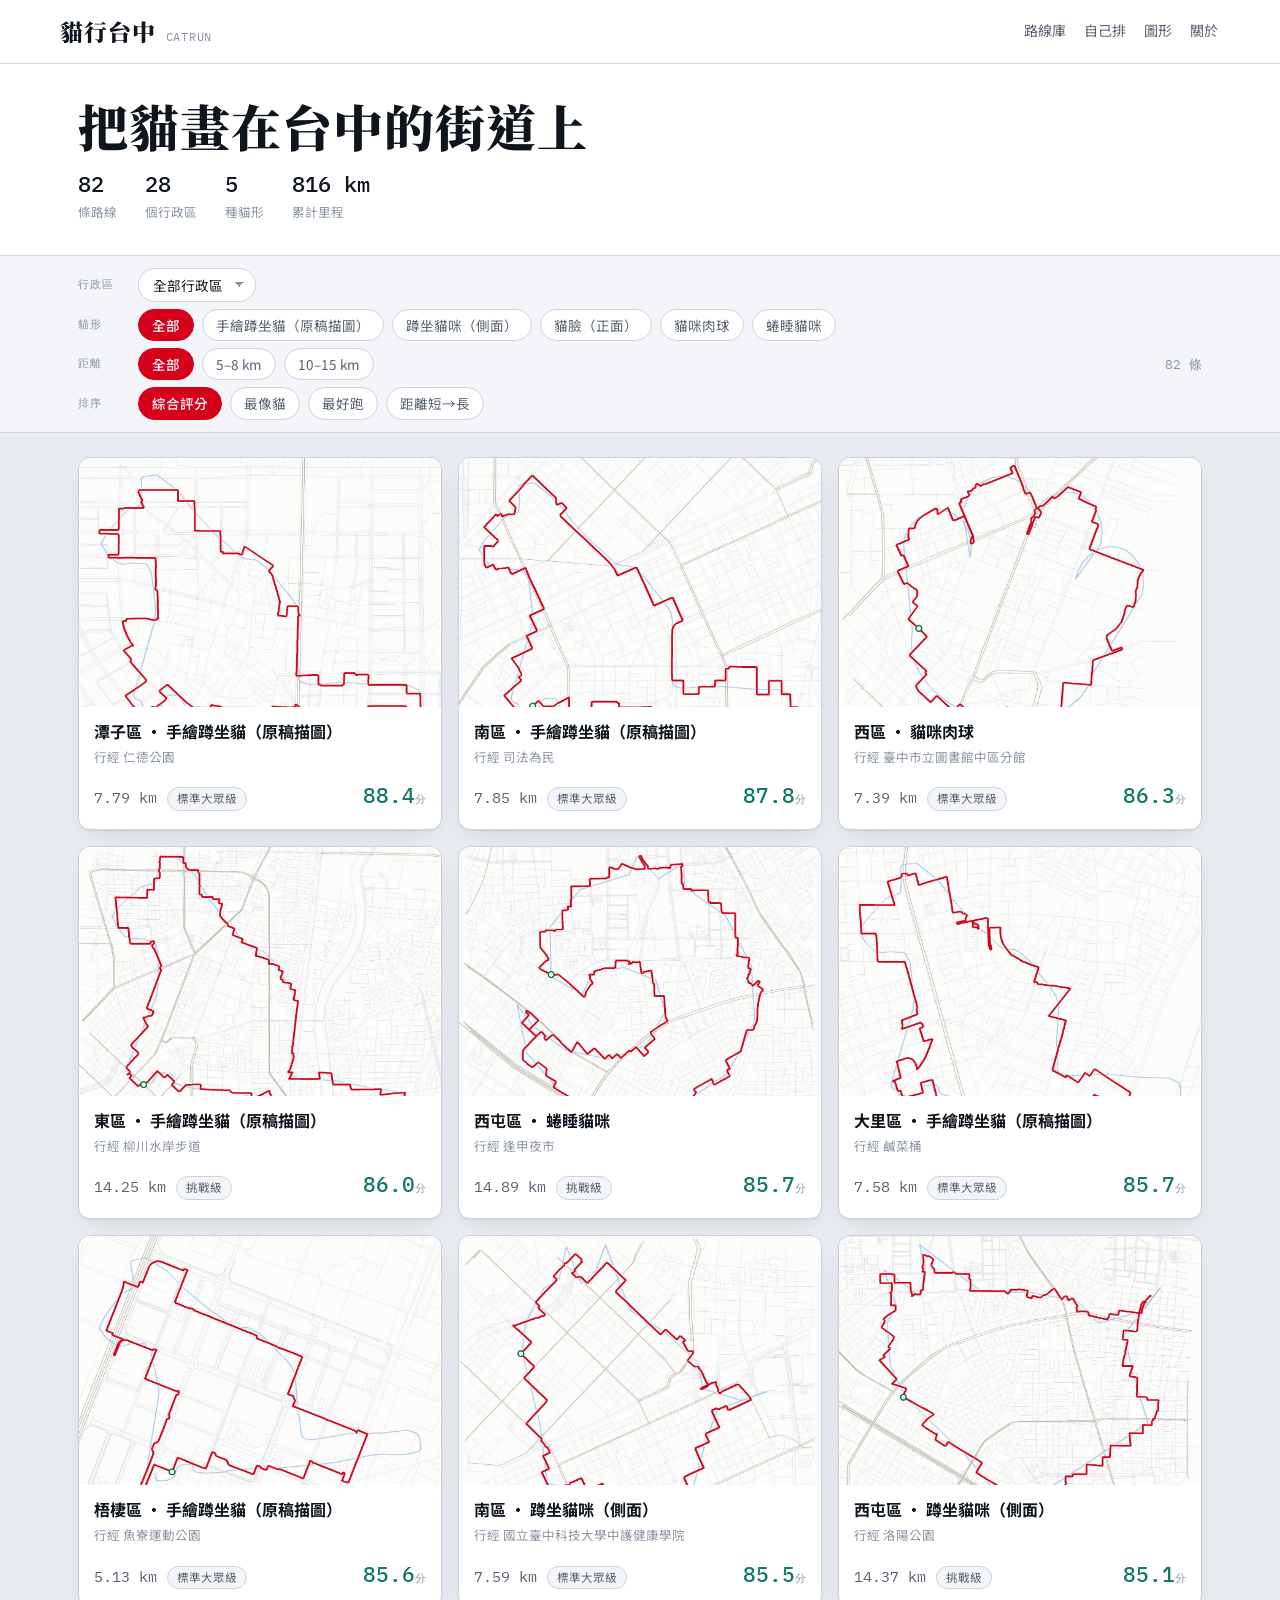
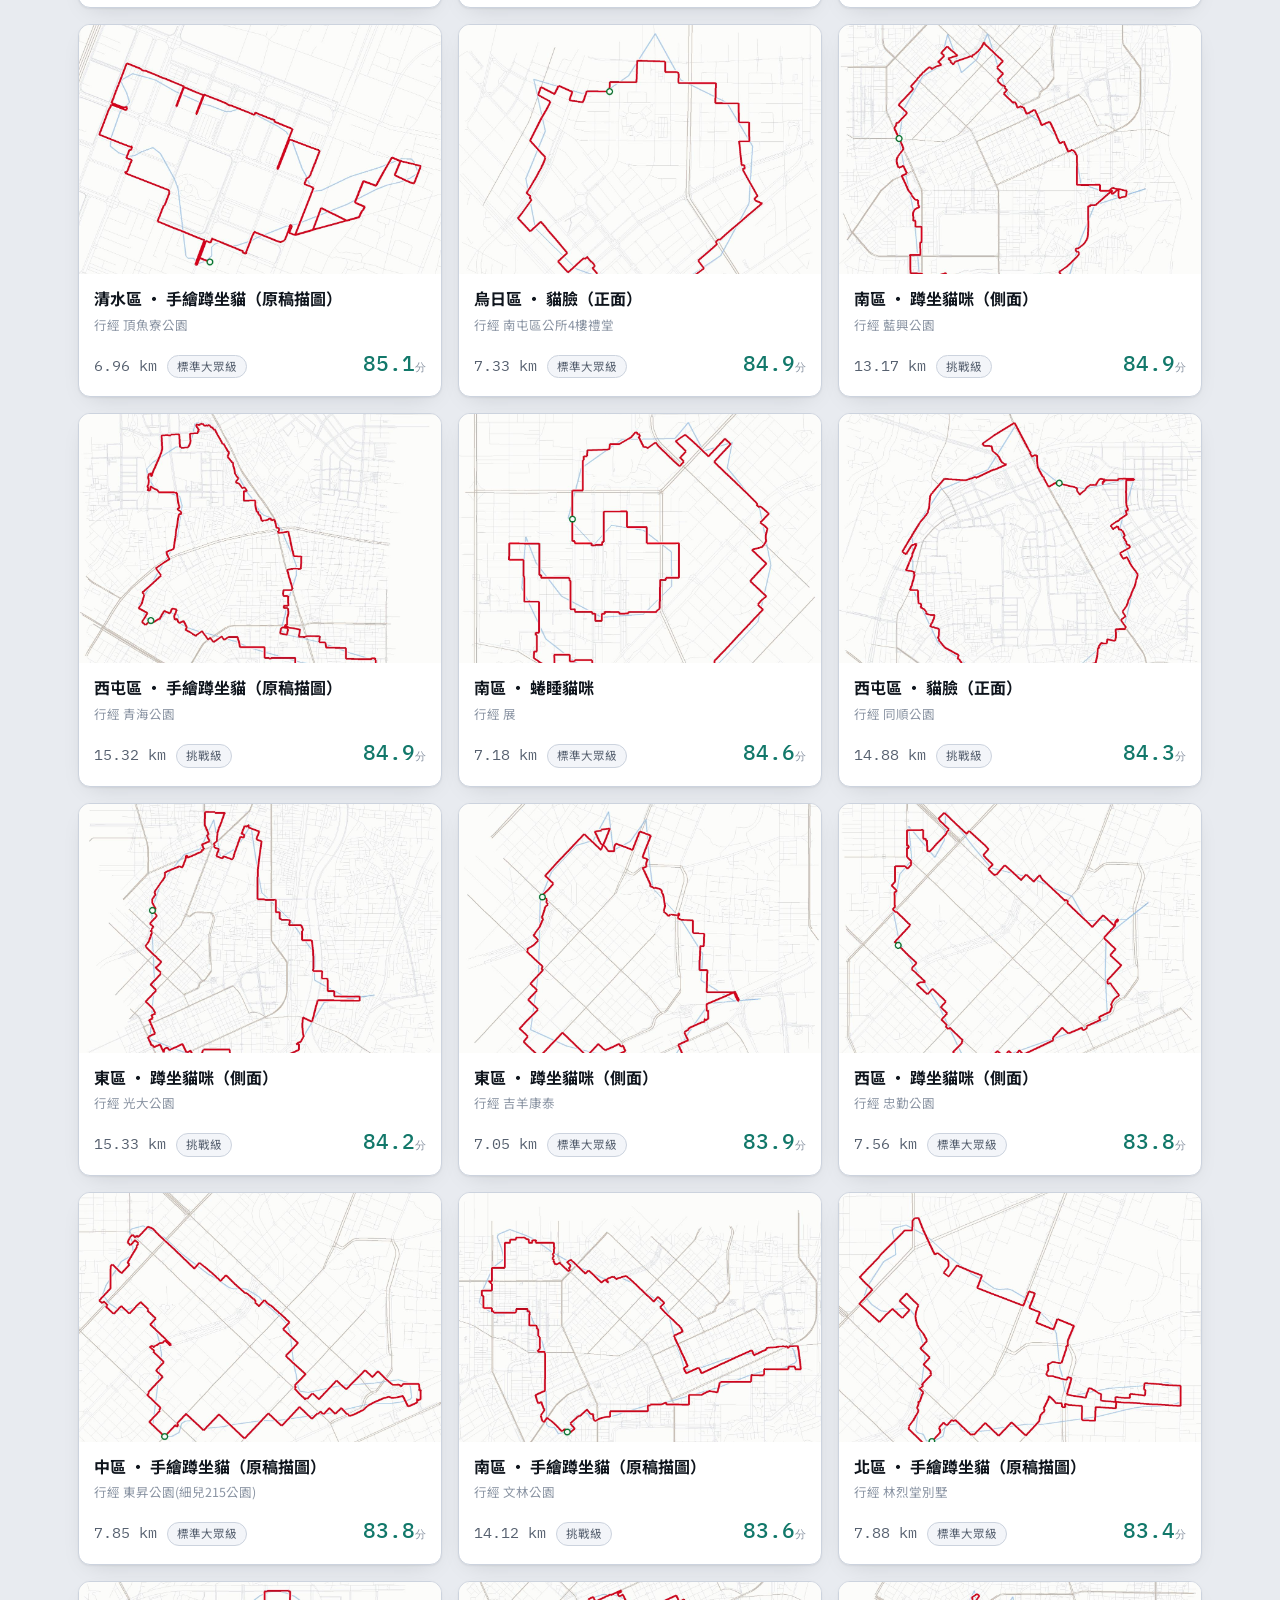
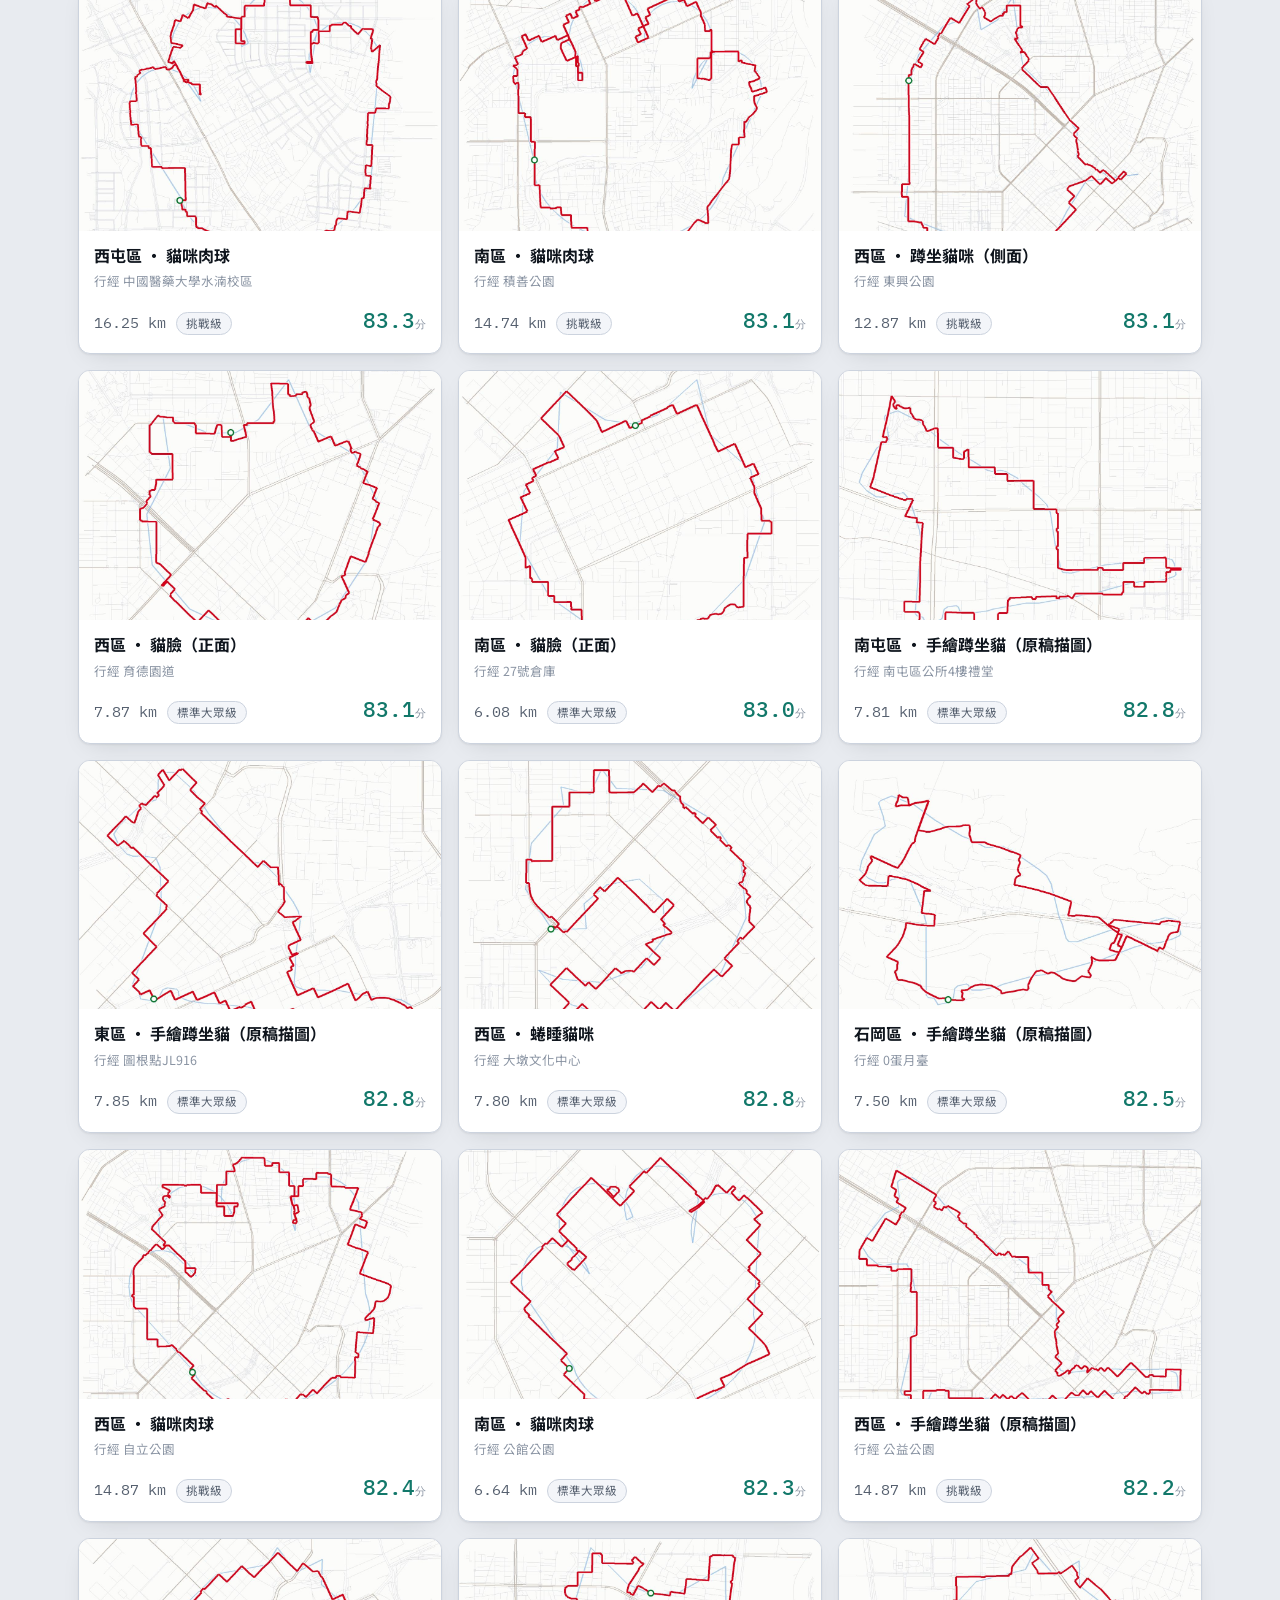
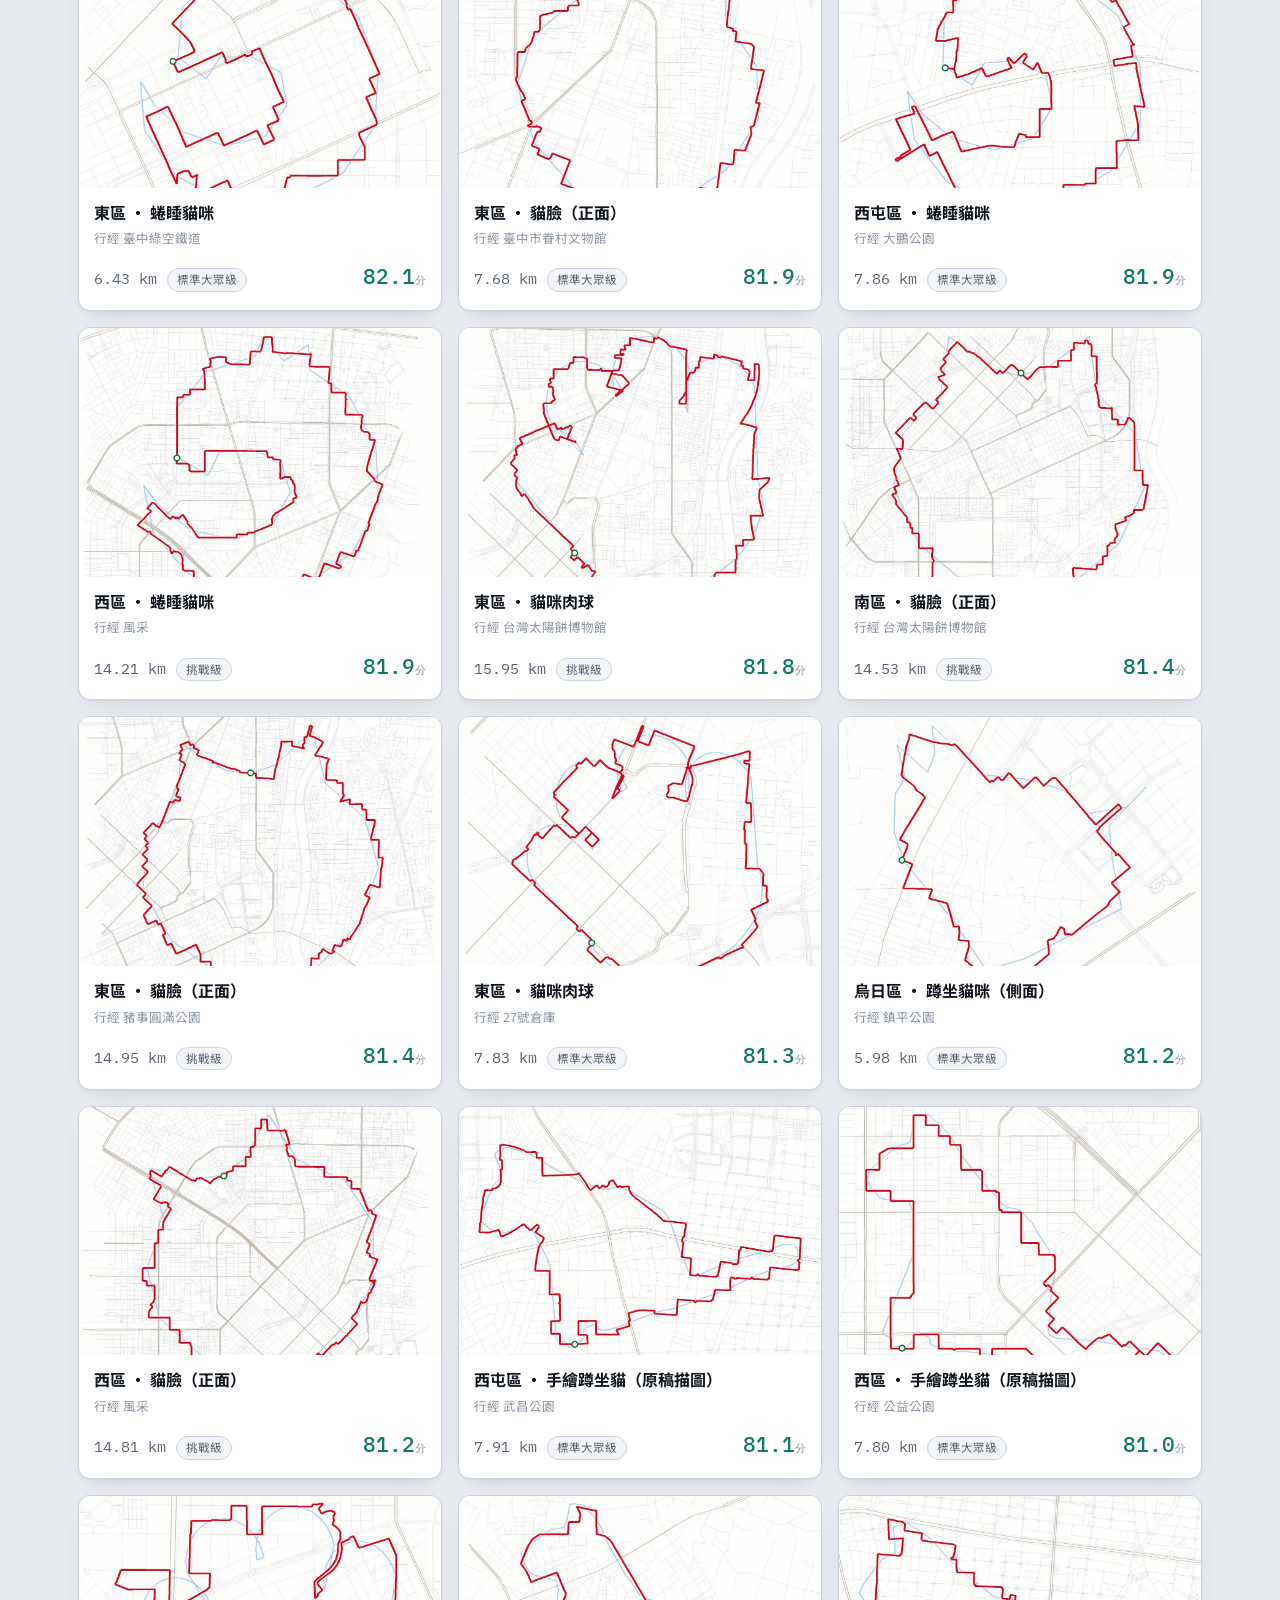
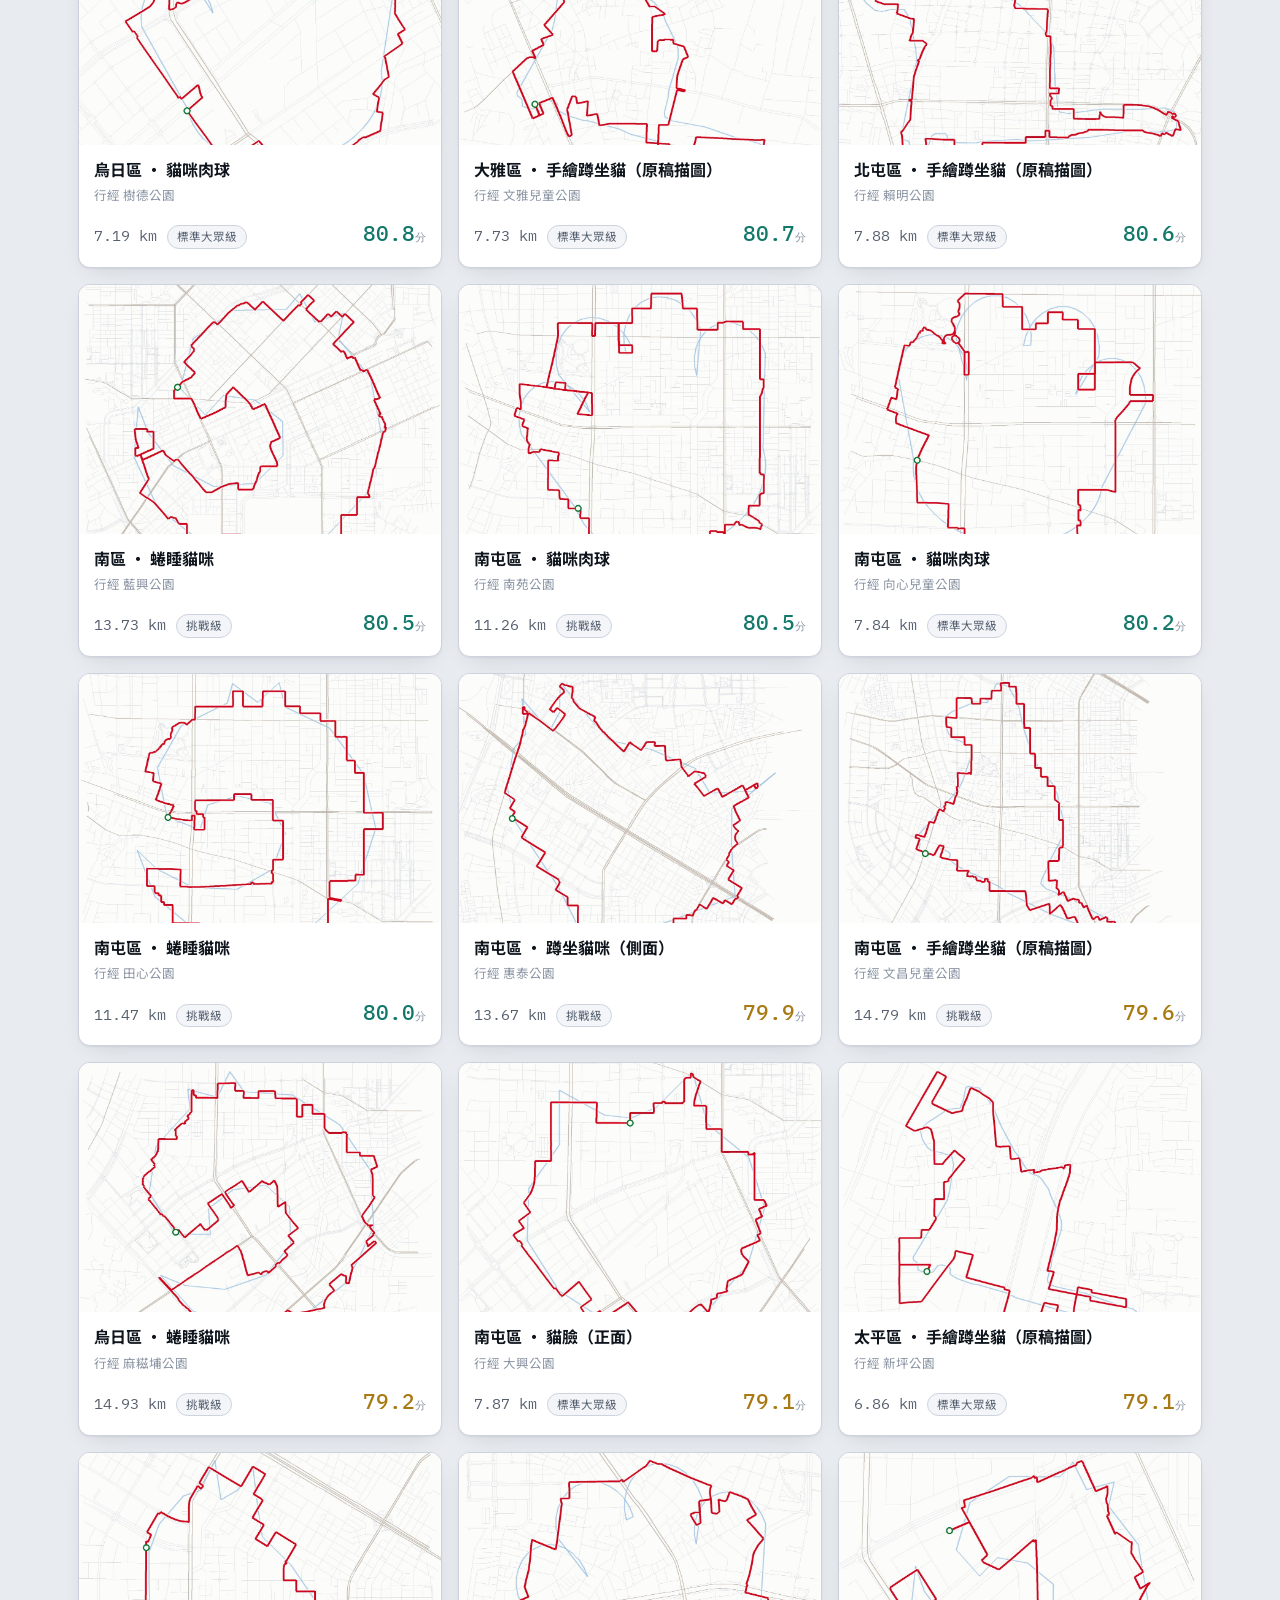
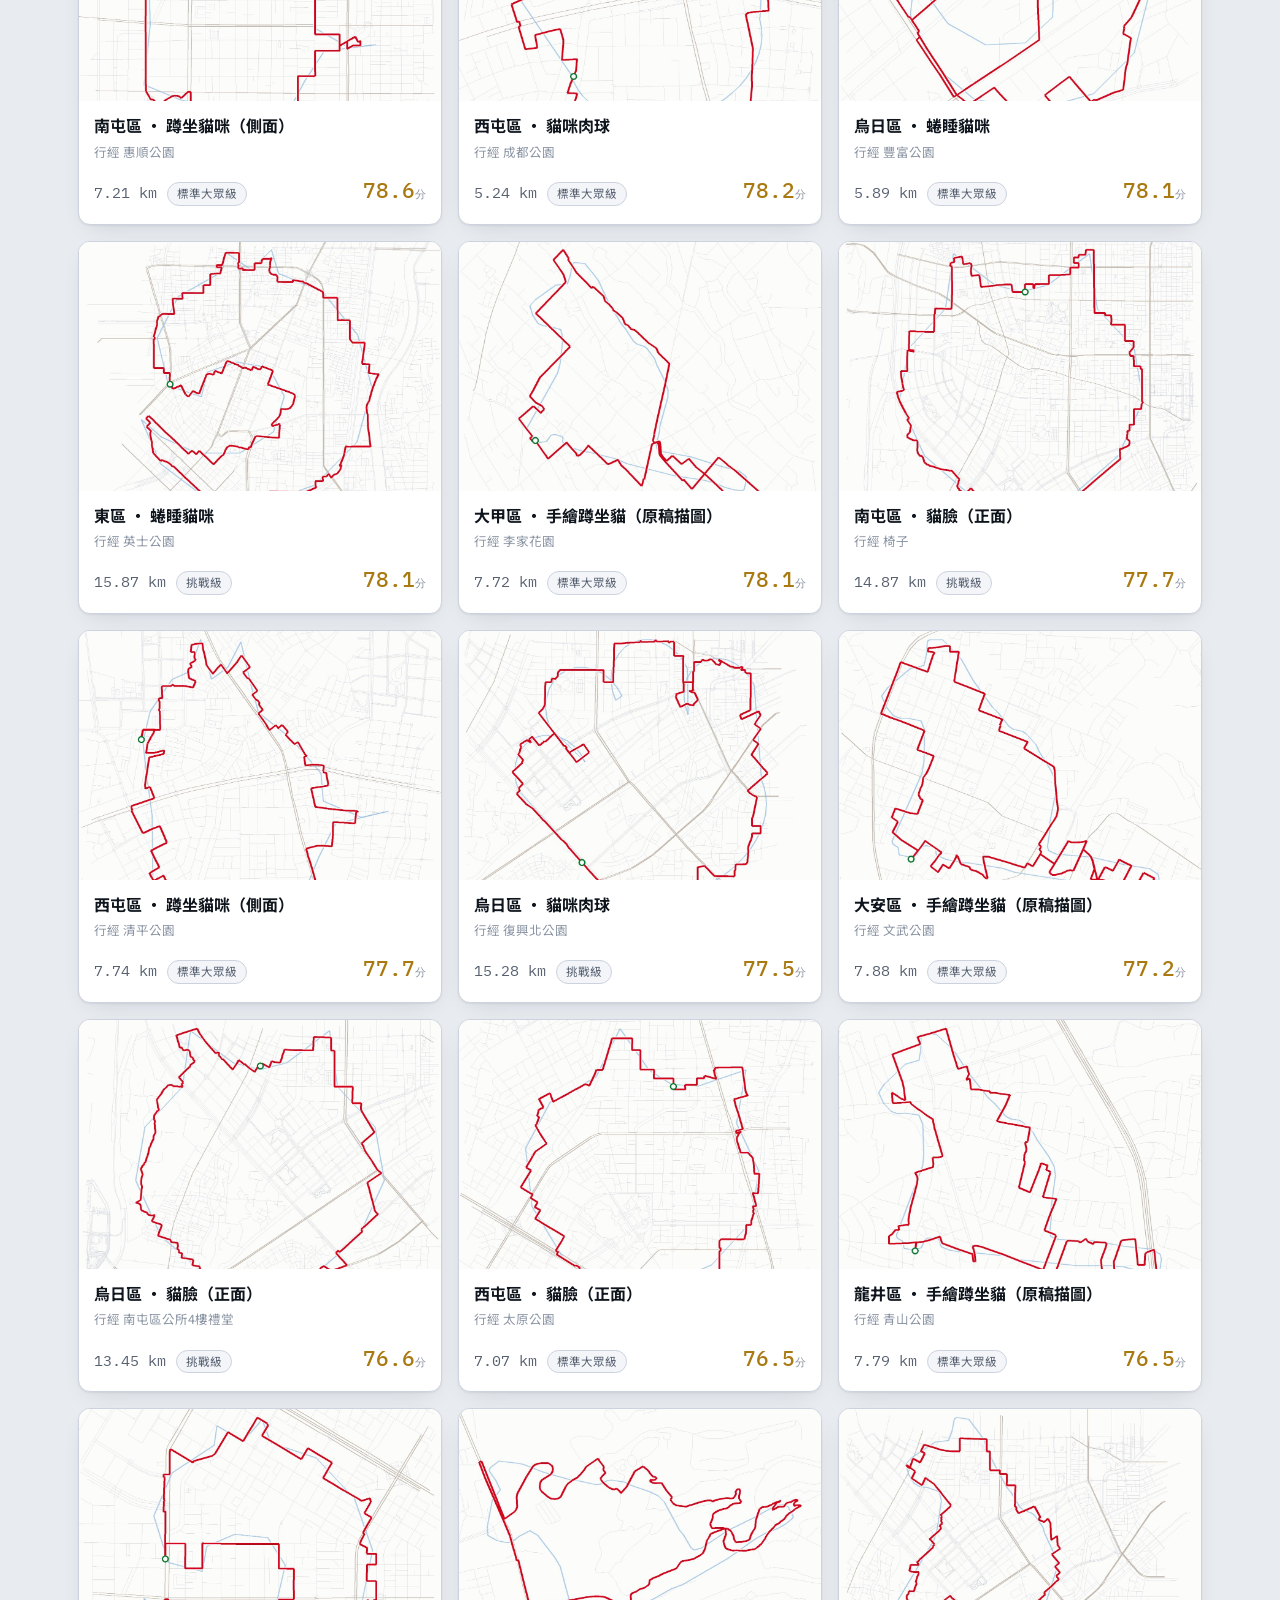
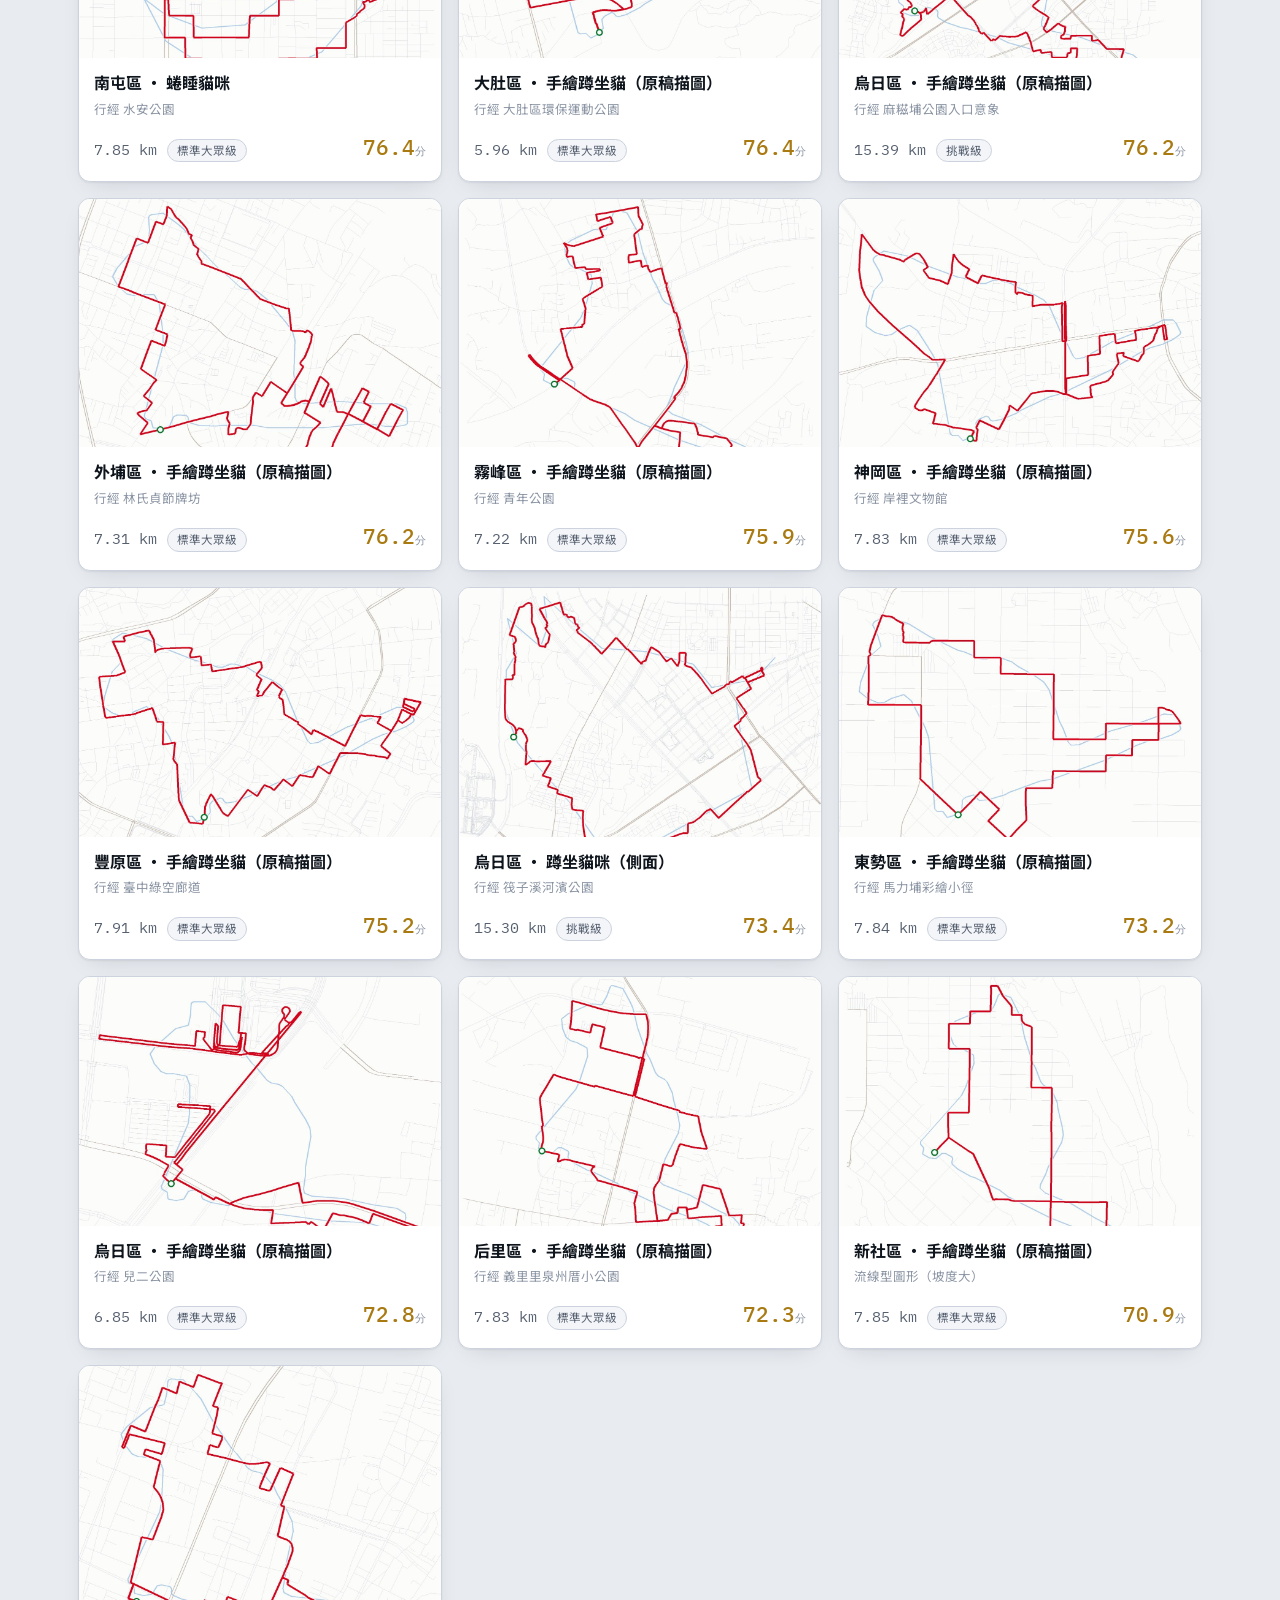
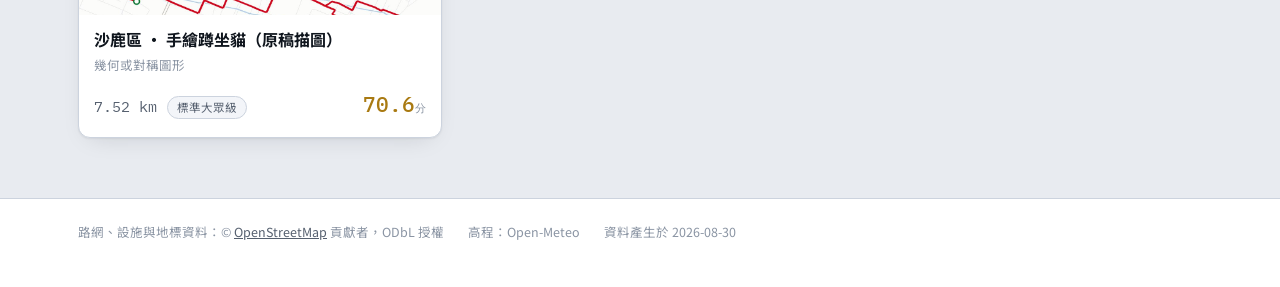
<file: site/index.html>
<!doctype html>
<html lang="zh-Hant">
<head>
<meta charset="utf-8"/>
<meta name="viewport" content="width=device-width,initial-scale=1"/>
<title>貓行台中 ｜ 台中市貓形路跑路線</title>
<meta name="description" content="把貓畫在台中的街道上。六個行政區、五種貓形、數十條沿真實路網規劃的封閉環狀路跑路線，附 GPX/KML 軌跡、路名導航表與安全提醒，免費下載。"/>
<meta name="theme-color" content="#d6001c"/>
<meta property="og:type" content="website"/>
<meta property="og:title" content="貓行台中 ｜ 台中市貓形路跑路線"/>
<meta property="og:description" content="六個行政區、五種貓形、數十條沿真實路網規劃的封閉環狀路跑路線，附 GPX/KML 免費下載。"/>
<meta property="og:url" content="https://catrun.ego-intl.com/"/>
<link rel="preconnect" href="https://fonts.googleapis.com"/>
<link rel="preconnect" href="https://fonts.gstatic.com" crossorigin/>
<link rel="stylesheet" href="https://fonts.googleapis.com/css2?family=IBM+Plex+Mono:wght@400;500&family=Noto+Sans+TC:wght@400;500;700&family=Noto+Serif+TC:wght@700;900&display=swap"/>
<link rel="stylesheet" href="styles.css"/>
<link rel="icon" href="data:image/svg+xml,%3Csvg xmlns='http://www.w3.org/2000/svg' viewBox='0 0 100 100'%3E%3Ctext y='.9em' font-size='90'%3E%F0%9F%90%88%3C/text%3E%3C/svg%3E"/>
</head>
<body>

<header>
  <div class="wrap bar">
    <a class="brand" href="#/"><b>貓行台中</b><span>CATRUN</span></a>
    <a class="navlink" href="#/">路線庫</a>
    <a class="navlink" href="#/design">自己排</a>
    <a class="navlink" href="#/shapes">圖形</a>
    <a class="navlink" href="#/about">關於</a>
  </div>
</header>

<div id="view"></div>

<footer><div class="wrap">
  <div>路網、設施與地標資料：© <a href="https://www.openstreetmap.org/copyright"
    target="_blank" rel="noopener">OpenStreetMap</a> 貢獻者，ODbL 授權</div>
  <div>高程：Open-Meteo</div>
  <div id="gen"></div>
</div></footer>

<script src="design.js"></script>
<script src="app.js"></script>
</body>
</html>
</file>
<file: site/styles.css>
/* 貓行台中 catrun.ego-intl.com
   配色取自路線圖本身：製圖用的冷灰底、路網的淺線、軌跡的紅。
   紅色只給軌跡與品牌用，分數另用一組冷色階，兩者不搶。 */

:root{
  --ground:#e8ebf0; --surface:#ffffff; --surface-2:#f3f5f9;
  --ink:#0f151d; --ink-2:#56606f; --ink-3:#8a94a3;
  --line:#ccd3de; --line-2:#e2e7ef;
  --route:#d6001c; --route-soft:#fdecee;
  --s-hi:#12786a; --s-mid:#a97a12; --s-lo:#6b7789;
  --shadow:0 1px 2px rgba(15,21,29,.06),0 8px 24px -12px rgba(15,21,29,.18);
  --radius:12px;
}
@media (prefers-color-scheme:dark){
  :root:not([data-theme="light"]){
    --ground:#0d1117; --surface:#161b24; --surface-2:#1c222d;
    --ink:#e9edf4; --ink-2:#98a2b3; --ink-3:#6d7787;
    --line:#252d3a; --line-2:#1f2632;
    --route:#ff4053; --route-soft:#2a1419;
    --s-hi:#3fb9a3; --s-mid:#d7a63f; --s-lo:#8b95a7;
    --shadow:0 1px 2px rgba(0,0,0,.5),0 10px 30px -14px rgba(0,0,0,.8);
  }
}
:root[data-theme="dark"]{
  --ground:#0d1117; --surface:#161b24; --surface-2:#1c222d;
  --ink:#e9edf4; --ink-2:#98a2b3; --ink-3:#6d7787;
  --line:#252d3a; --line-2:#1f2632;
  --route:#ff4053; --route-soft:#2a1419;
  --s-hi:#3fb9a3; --s-mid:#d7a63f; --s-lo:#8b95a7;
  --shadow:0 1px 2px rgba(0,0,0,.5),0 10px 30px -14px rgba(0,0,0,.8);
}

*{box-sizing:border-box}
html{scroll-behavior:smooth}
body{
  margin:0; background:var(--ground); color:var(--ink);
  font-family:"Noto Sans TC","Microsoft JhengHei","PingFang TC",system-ui,sans-serif;
  font-size:16px; line-height:1.7; -webkit-font-smoothing:antialiased;
}
a{color:inherit}
.mono{font-family:"IBM Plex Mono",ui-monospace,Consolas,monospace;
  font-variant-numeric:tabular-nums}
.wrap{max-width:1160px;margin:0 auto;padding:0 18px}
.hide{display:none!important}
:focus-visible{outline:2px solid var(--route);outline-offset:2px;border-radius:4px}

/* ── 頁首 ── */
header{background:var(--surface);border-bottom:1px solid var(--line);
  position:sticky;top:0;z-index:20}
.bar{display:flex;align-items:center;gap:14px;padding:12px 0;flex-wrap:wrap}
.brand{display:flex;align-items:baseline;gap:10px;text-decoration:none;margin-right:auto}
.brand b{font-family:"Noto Serif TC",serif;font-weight:900;font-size:23px;
  letter-spacing:.04em}
.brand span{font-size:12px;color:var(--ink-3);font-family:"IBM Plex Mono",monospace;
  letter-spacing:.06em}
.navlink{font-size:14px;color:var(--ink-2);text-decoration:none;padding:6px 2px;
  border-bottom:2px solid transparent}
.navlink:hover{color:var(--ink);border-bottom-color:var(--route)}

/* ── 首屏 ── */
.hero{background:var(--surface);border-bottom:1px solid var(--line)}
.hero .wrap{padding:34px 18px 30px}
.hero h1{font-family:"Noto Serif TC",serif;font-weight:900;
  font-size:clamp(30px,5.4vw,50px);line-height:1.1;margin:0;
  letter-spacing:.02em;text-wrap:balance}
.hero h1 + .stats{margin-top:18px}
.hero p{margin:0;max-width:60ch;color:var(--ink-2);font-size:16.5px}
.stats{display:flex;flex-wrap:wrap;gap:10px 28px;margin-top:22px}
.stat b{display:block;font-family:"IBM Plex Mono",monospace;font-size:22px;
  font-weight:500;font-variant-numeric:tabular-nums;line-height:1.2}
.stat span{font-size:12.5px;color:var(--ink-3)}

/* ── 篩選 ── */
.filters{background:var(--surface-2);border-bottom:1px solid var(--line);
  position:sticky;top:57px;z-index:15}
.filters .wrap{padding:12px 18px}
.frow{display:flex;gap:8px;align-items:center;flex-wrap:wrap;margin-bottom:7px}
.frow:last-child{margin-bottom:0}
.flabel{font-family:"IBM Plex Mono",monospace;font-size:10.5px;letter-spacing:.1em;
  text-transform:uppercase;color:var(--ink-3);min-width:52px}
.chip{border:1px solid var(--line);background:var(--surface);color:var(--ink-2);
  border-radius:999px;padding:5px 13px;font-size:13.5px;cursor:pointer;
  font-family:inherit;line-height:1.5}
.chip:hover{color:var(--ink);border-color:var(--ink-3)}
.chip[aria-pressed="true"]{background:var(--route);border-color:var(--route);
  color:#fff;font-weight:500}
.count{margin-left:auto;font-family:"IBM Plex Mono",monospace;font-size:12.5px;
  color:var(--ink-3)}
.fsel{border:1px solid var(--line);background:var(--surface);color:var(--ink);
  border-radius:999px;padding:6px 32px 6px 14px;font-size:13.5px;font-family:inherit;
  cursor:pointer;appearance:none;-webkit-appearance:none;line-height:1.5;
  background-image:linear-gradient(45deg,transparent 50%,var(--ink-3) 50%),
    linear-gradient(135deg,var(--ink-3) 50%,transparent 50%);
  background-position:calc(100% - 16px) 50%,calc(100% - 11px) 50%;
  background-size:5px 5px,5px 5px;background-repeat:no-repeat}
.fsel:hover,.fsel:focus{border-color:var(--ink-3);outline:none}
.fsel option,.fsel optgroup{background:var(--surface);color:var(--ink)}

/* ── 卡片格 ── */
main{padding:24px 0 60px}
.grid{display:grid;gap:16px;grid-template-columns:repeat(auto-fill,minmax(276px,1fr))}
.card{background:var(--surface);border:1px solid var(--line);border-radius:var(--radius);
  box-shadow:var(--shadow);overflow:hidden;text-decoration:none;display:flex;
  flex-direction:column;transition:transform .15s ease,box-shadow .15s ease}
.card:hover{transform:translateY(-2px);
  box-shadow:0 2px 4px rgba(15,21,29,.08),0 16px 34px -16px rgba(15,21,29,.3)}
.card figure{margin:0;background:var(--surface-2);aspect-ratio:16/11;overflow:hidden}
.card img{width:100%;height:100%;object-fit:cover;object-position:center;display:block}
.card .body{padding:13px 15px 15px;display:flex;flex-direction:column;gap:7px;flex:1}
.card h3{margin:0;font-size:16px;font-weight:700;line-height:1.4}
.card .sub{font-size:12.5px;color:var(--ink-3);margin:-3px 0 0}
.card .foot{display:flex;align-items:baseline;gap:10px;margin-top:auto;padding-top:4px}
.card .km{font-family:"IBM Plex Mono",monospace;font-size:15px;
  font-variant-numeric:tabular-nums;color:var(--ink-2)}
.card .sc{font-family:"IBM Plex Mono",monospace;font-size:21px;font-weight:500;
  margin-left:auto;font-variant-numeric:tabular-nums}
.card .sc s{text-decoration:none;font-size:11px;color:var(--ink-3)}
.lvl{font-size:11.5px;border:1px solid var(--line);border-radius:999px;padding:1px 9px;
  color:var(--ink-2);background:var(--surface-2)}
.empty{text-align:center;color:var(--ink-2);padding:60px 20px}

/* ── 明細 ── */
.back{display:inline-flex;align-items:center;gap:7px;font-size:14px;color:var(--ink-2);
  text-decoration:none;margin-bottom:16px}
.back:hover{color:var(--route)}
.detail-head{display:flex;flex-wrap:wrap;gap:12px 22px;align-items:flex-end;
  margin-bottom:18px}
.detail-head h2{font-family:"Noto Serif TC",serif;font-weight:700;
  font-size:clamp(23px,3.6vw,31px);margin:0;flex:1 1 260px;letter-spacing:.02em}
.big-score{font-family:"IBM Plex Mono",monospace;font-size:44px;font-weight:500;
  line-height:1;font-variant-numeric:tabular-nums}
.big-score s{text-decoration:none;font-size:13px;color:var(--ink-3);margin-left:4px}
.panel{background:var(--surface);border:1px solid var(--line);border-radius:var(--radius);
  box-shadow:var(--shadow);margin-bottom:18px;overflow:hidden}
.panel > h3{margin:0;padding:14px 18px;border-bottom:1px solid var(--line-2);
  font-size:15px;font-weight:700;background:var(--surface-2)}
.panel .inner{padding:16px 18px}
.mapbox img{display:block;width:100%;height:auto;background:var(--surface-2)}
.kv{display:grid;grid-template-columns:repeat(auto-fit,minmax(140px,1fr));gap:12px 18px}
.kv div span{display:block;font-size:12px;color:var(--ink-3)}
.kv div b{font-family:"IBM Plex Mono",monospace;font-weight:500;font-size:16px;
  font-variant-numeric:tabular-nums}
.dims{display:flex;flex-direction:column;gap:11px}
.dim{display:grid;grid-template-columns:1fr auto;gap:3px 10px;align-items:baseline}
.dim .nm{font-size:13.5px;color:var(--ink-2)}
.dim .nm em{font-style:normal;font-family:"IBM Plex Mono",monospace;font-size:11px;
  color:var(--ink-3);margin-left:5px}
.dim .vl{font-family:"IBM Plex Mono",monospace;font-size:14px;
  font-variant-numeric:tabular-nums}
.trk{grid-column:1/-1;height:6px;border-radius:3px;background:var(--line-2);
  overflow:hidden}
.trk i{display:block;height:100%;border-radius:3px}
.metrics{display:flex;flex-wrap:wrap;gap:5px}
.metric{font-size:12px;background:var(--surface-2);border:1px solid var(--line-2);
  border-radius:6px;padding:3px 9px;color:var(--ink-2)}
.metric b{font-family:"IBM Plex Mono",monospace;font-weight:500;color:var(--ink)}
.dl{display:flex;flex-wrap:wrap;gap:9px}
.btn{display:inline-flex;align-items:center;gap:7px;border:1px solid var(--line);
  background:var(--surface-2);color:var(--ink);border-radius:9px;padding:10px 16px;
  font-size:14px;text-decoration:none;font-weight:500}
.btn:hover{border-color:var(--route);color:var(--route)}
.btn.primary{background:var(--route);border-color:var(--route);color:#fff}
.btn.primary:hover{filter:brightness(1.08);color:#fff}
.tbl-wrap{overflow-x:auto}
table{width:100%;border-collapse:collapse;font-size:13.5px}
th,td{text-align:left;padding:7px 12px 7px 0;border-bottom:1px solid var(--line-2);
  vertical-align:top}
tr:last-child td{border-bottom:0}
th{font-family:"IBM Plex Mono",monospace;font-size:10.5px;letter-spacing:.08em;
  text-transform:uppercase;color:var(--ink-3);font-weight:400;white-space:nowrap}
td.n{font-family:"IBM Plex Mono",monospace;font-variant-numeric:tabular-nums;
  white-space:nowrap;color:var(--ink-2)}
.note-type{color:var(--route);white-space:nowrap}

/* ── 靜態頁（圖形庫／關於） ── */
.gallery{display:grid;gap:16px;grid-template-columns:repeat(auto-fit,minmax(180px,1fr))}
.shape{background:var(--surface);border:1px solid var(--line);border-radius:var(--radius);
  padding:16px;box-shadow:var(--shadow)}
.shape svg{display:block;width:100%;height:auto}
.shape h4{margin:10px 0 4px;font-size:15px}
.shape p{margin:0;font-size:12.5px;color:var(--ink-2);line-height:1.6}
.prose{max-width:70ch}
.prose h3{font-size:17px;margin:26px 0 6px}
.prose p{color:var(--ink-2);margin:0 0 10px}
.prose b{color:var(--ink)}
.callout{background:var(--route-soft);border:1px solid var(--route);border-radius:10px;
  padding:14px 16px;margin:18px 0}
.callout b{display:block;margin-bottom:4px;color:var(--ink)}
.callout p{margin:0;font-size:14px;color:var(--ink-2)}

footer{border-top:1px solid var(--line);background:var(--surface);
  padding:22px 0 44px;font-size:12.5px;color:var(--ink-3)}
footer .wrap{display:flex;flex-wrap:wrap;gap:8px 24px}
footer a{color:var(--ink-2)}

@media (max-width:640px){
  .filters{top:53px}
  .frow{gap:6px}
  .flabel{min-width:100%;margin-bottom:-2px}
  .hero .wrap{padding:26px 18px 24px}
}
@media (prefers-reduced-motion:reduce){
  html{scroll-behavior:auto}
  *{animation:none!important;transition:none!important}
}
</file>
